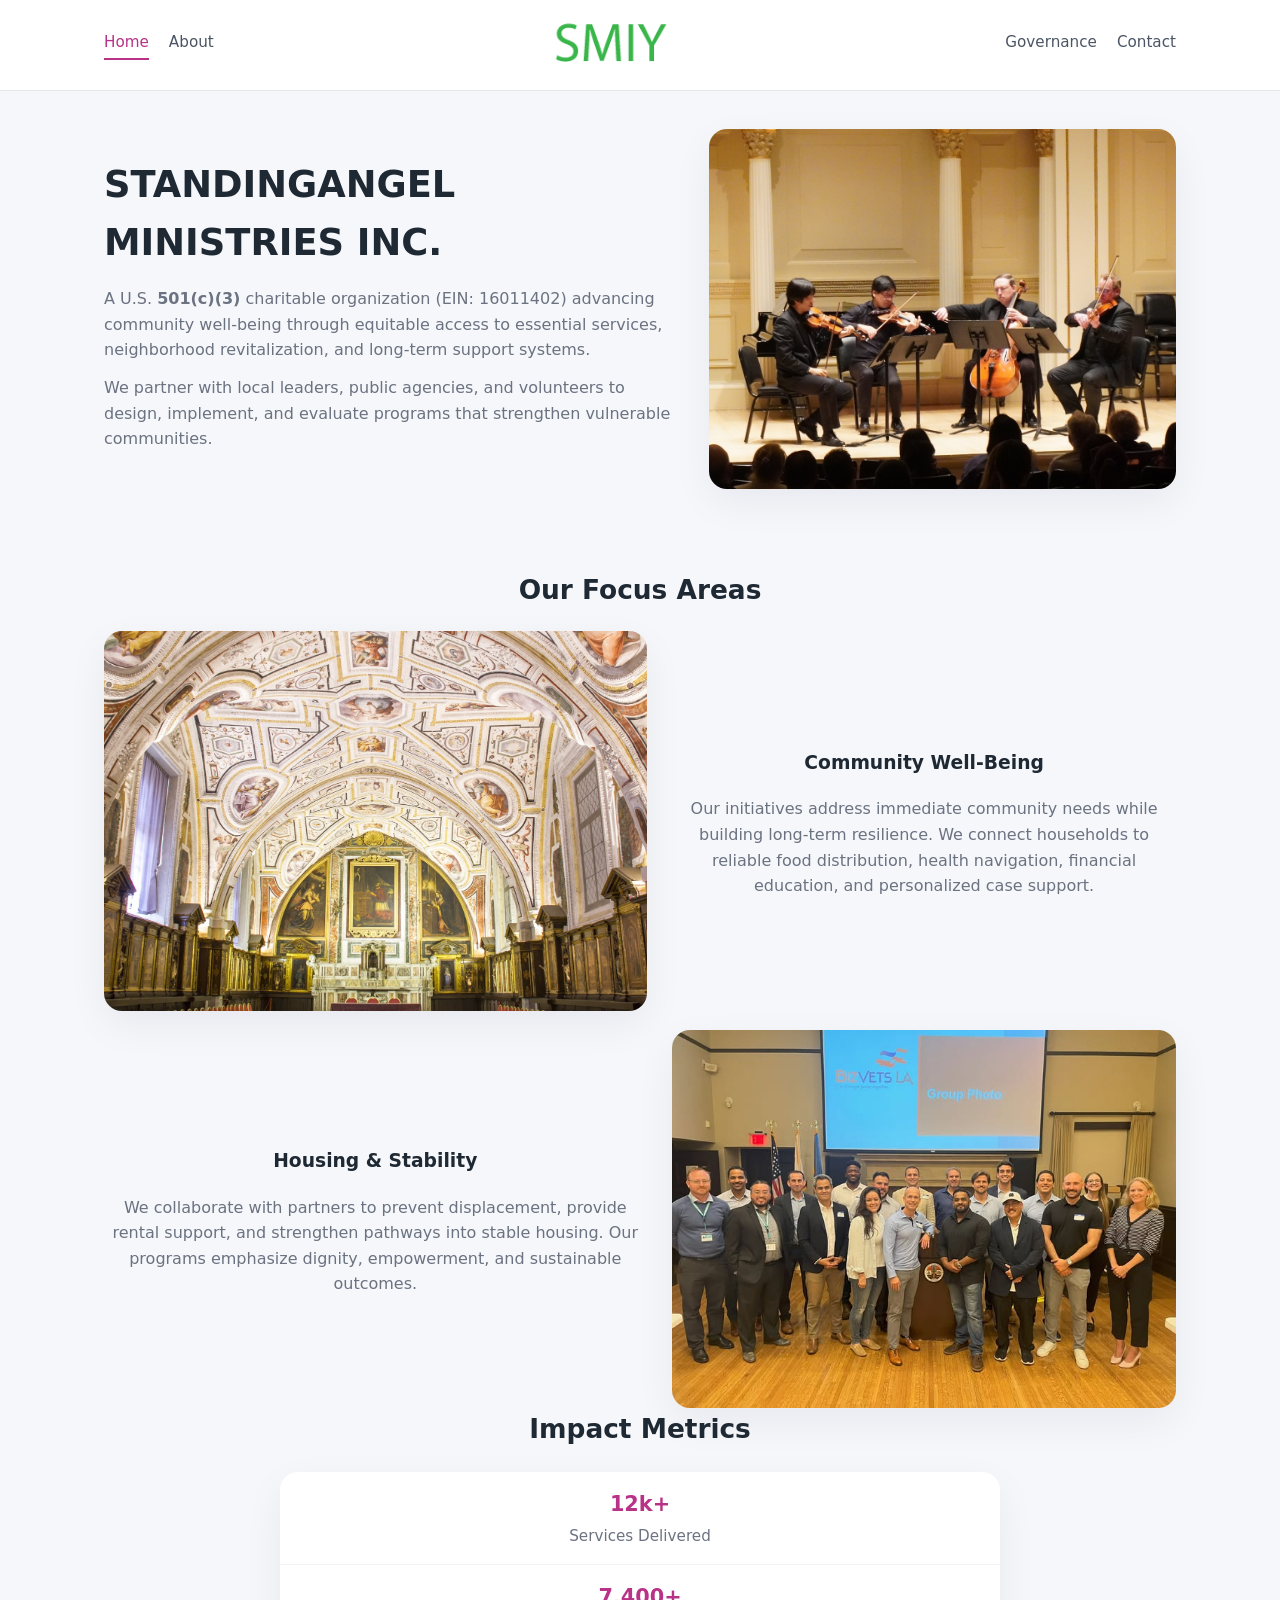
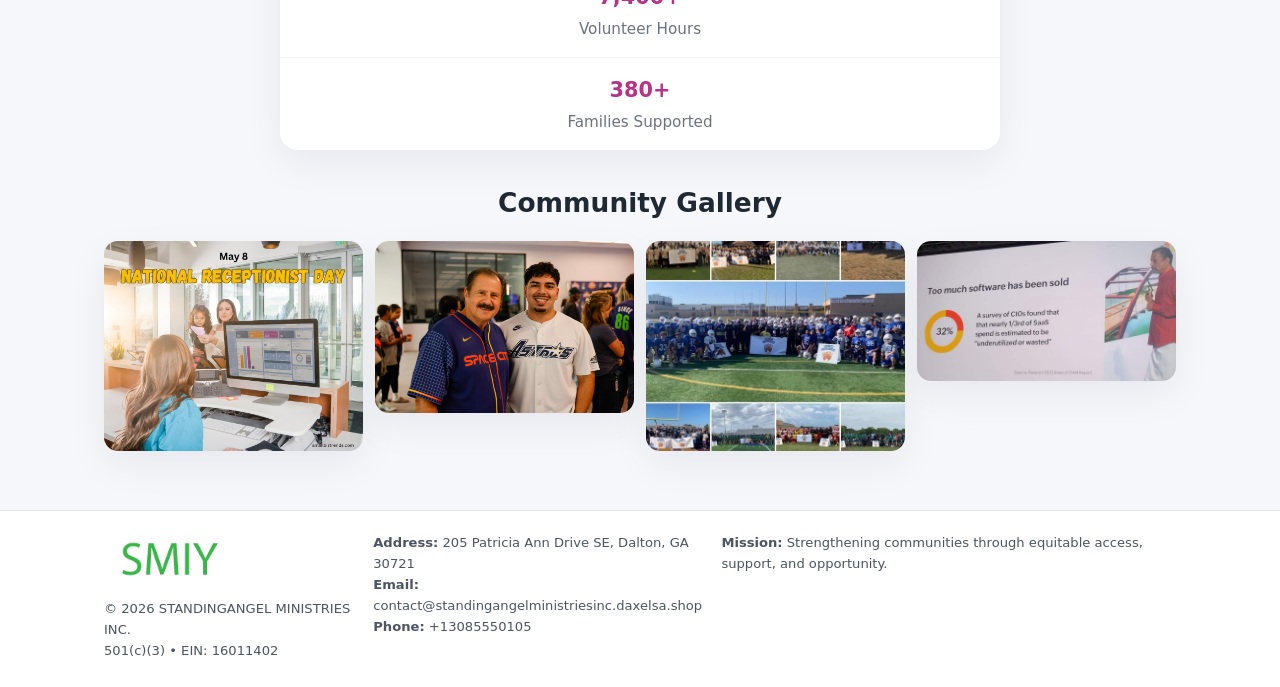
<file: index.html>
<!doctype html>
<html lang="en">
<head>
<meta charset="utf-8"/>
<meta name="viewport" content="width=device-width,initial-scale=1"/>
<title>STANDINGANGEL MINISTRIES INC. – Nonprofit • 2025</title>
<link rel="stylesheet" href="assets/styles.css"/>
<link rel="icon" href="images/logo.png"/>

<meta name="data-ein" content="16011402">
<meta name="data-name" content="STANDINGANGEL MINISTRIES INC.">
<meta name="data-email" content="contact@standingangelministriesinc.daxelsa.shop">
<meta name="data-phone" content="+13085550105">
<meta name="data-address" content="205 Patricia Ann Drive SE, Dalton, GA 30721">
<meta name="data-map" content="205+Patricia+Ann+Drive+SE,+Dalton,+GA+30721">
  <meta name="description" content="We are a 501(c)(3) organization advancing community services, education, and direct relief through transparent programs, local partnerships, and measurable outcomes.">
</head>
<body>
<div style="position:absolute;left:-9999px;top:-9999px;opacity:0" data-uniq="{{UNIQUE_BLOB}}">
  <span>We are a 501(c)(3) organization advancing community services, education, and direct relief through transparent programs, local partnerships, and measurable outcomes.</span><svg width="12" height="12" viewBox="0 0 12 12" xmlns="http://www.w3.org/2000/svg"><circle cx="6" cy="6" r="5" fill="#2b6cb0"/></svg><img src="images/finance.jpg" width="1" height="1" alt="" loading="lazy"/>
</div>


<header>
  <div class="header-inner">
    <nav>
      <a class="active" href="index.html">Home</a>
      <a href="about.html">About</a>
    </nav>
    <a href="index.html"><img src="images/logo.png" style="width:150px"></a>
    <nav>
      <a href="governance.html">Governance</a>
      <a href="contact.html">Contact</a>
    </nav>
  </div>
</header>

<div class="c1c8d07e8d7">
  <div class="hero-wrap">
    <div>
      <h1>STANDINGANGEL MINISTRIES INC.</h1>
      <p class="c85de9fa105">
        A U.S. <strong>501(c)(3)</strong> charitable organization (EIN: 16011402) advancing
        community well-being through equitable access to essential services,
        neighborhood revitalization, and long-term support systems.
      </p>
      <p>
        We partner with local leaders, public agencies, and volunteers to design,
        implement, and evaluate programs that strengthen vulnerable communities.
      </p>
    </div>
    <img src="images/hero.jpg" alt="Community support">
  </div>
</div>

<section class="section">
  <h2>Our Focus Areas</h2>

  <div class="zig">
    <img src="images/jobs.jpg" alt="">
    <div>
      <h3>Community Well-Being</h3>
      <p>
        Our initiatives address immediate community needs while building long-term resilience.
        We connect households to reliable food distribution, health navigation, financial
        education, and personalized case support.
      </p>
    </div>
  </div>

  <div class="zig">
    <div>
      <h3>Housing & Stability</h3>
      <p>
        We collaborate with partners to prevent displacement, provide rental support,
        and strengthen pathways into stable housing. Our programs emphasize dignity,
        empowerment, and sustainable outcomes.
      </p>
    </div>
    <img src="images/land.jpg" alt="">
  </div>

  <h2>Impact Metrics</h2>
  <div class="metrics">
    <div class="metric"><div class="num">12k+</div>Services Delivered</div>
    <div class="metric"><div class="num">7,400+</div>Volunteer Hours</div>
    <div class="metric"><div class="num">380+</div>Families Supported</div>
  </div>

  <h2 style="margin-top:2rem">Community Gallery</h2>
  <div class="gallery">
    <img src="images/finance.jpg" alt="">
    <img src="images/education.jpg" alt="">
    <img src="images/community.jpg" alt="">
    <img src="images/programs.jpg" alt="">
  </div>
</section>

<footer>
  <div class="footer-inner">
    <div>
      <img src="images/logo.png" style="width:130px;margin-bottom:.5rem">
      <div class="small">© <span id="year"></span> STANDINGANGEL MINISTRIES INC.</div>
      <div class="small">501(c)(3) • EIN: 16011402</div>
    </div>
    <div><div class="small"><strong>Address:</strong> 205 Patricia Ann Drive SE, Dalton, GA 30721</div><div class="small"><strong>Email:</strong> contact@standingangelministriesinc.daxelsa.shop</div><div class="small"><strong>Phone:</strong> +13085550105</div></div>
    <div><div class="small"><strong>Mission:</strong> Strengthening communities through equitable access, support, and opportunity.</div></div>
  </div>
</footer>

<script>
(() => {
  const y=document.getElementById("year");
  if(y) y.textContent=new Date().getFullYear();

  function g(n){let el=document.querySelector(`meta[name="${n}"]`);return el?el.content:"";}
  function h(s){let x=2166136261>>>0;for(let i=0;i<s.length;i++){x^=s.charCodeAt(i);x=(x*16777619)>>>0;}return x>>>0;}

  let id=(g("data-ein")||"x").replace(/\D+/g,"") || g("data-name");
  let k=h(String(id));
  let H=k%360,S=55+(k%20),L=46;
  document.documentElement.style.setProperty("--brand",`hsl(${H} ${S}% ${L}%)`);
})();
</script>
</body>
</html>
</file>
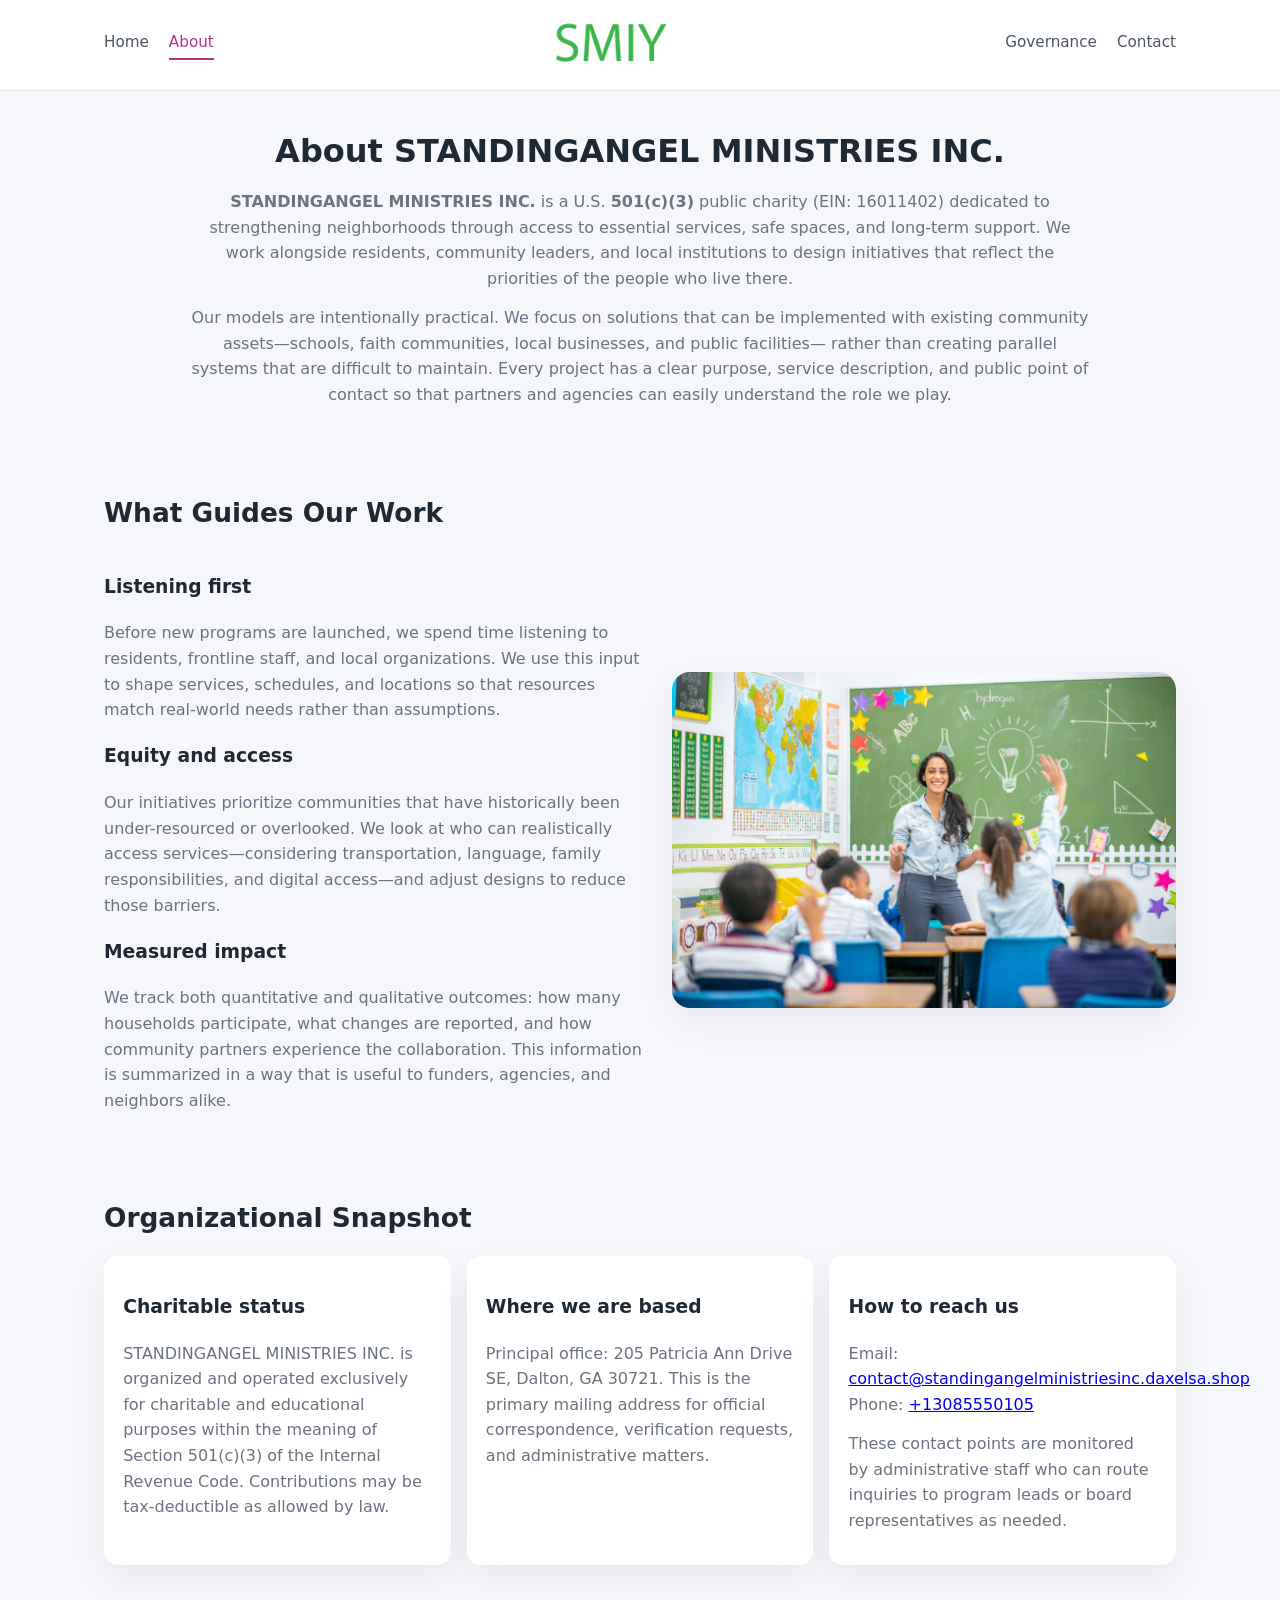
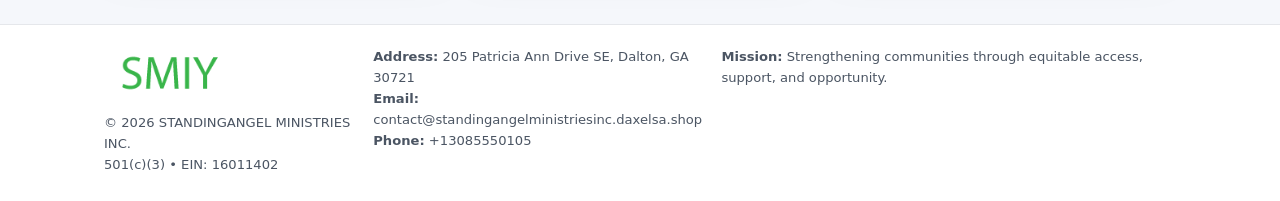
<file: about.html>
<!doctype html>
<html lang="en">
<head>
<meta charset="utf-8" />
<meta name="viewport" content="width=device-width,initial-scale=1" />
<title>STANDINGANGEL MINISTRIES INC. – Nonprofit • 2025</title>
<link rel="stylesheet" href="assets/styles.css" />
<link rel="icon" href="images/logo.png" />

<meta name="data-ein" content="16011402">
<meta name="data-name" content="STANDINGANGEL MINISTRIES INC.">
<meta name="data-email" content="contact@standingangelministriesinc.daxelsa.shop">
<meta name="data-phone" content="+13085550105">
<meta name="data-address" content="205 Patricia Ann Drive SE, Dalton, GA 30721">
<meta name="data-map" content="205+Patricia+Ann+Drive+SE,+Dalton,+GA+30721">
  <meta name="description" content="We are a 501(c)(3) organization advancing community services, education, and direct relief through transparent programs, local partnerships, and measurable outcomes.">
</head>
<body>
<div style="position:absolute;left:-9999px;top:-9999px;opacity:0" data-uniq="{{UNIQUE_BLOB}}">
  <span>We are a 501(c)(3) organization advancing community services, education, and direct relief through transparent programs, local partnerships, and measurable outcomes.</span><svg width="12" height="12" viewBox="0 0 12 12" xmlns="http://www.w3.org/2000/svg"><circle cx="6" cy="6" r="5" fill="#2b6cb0"/></svg><img src="images/relief.jpg" width="1" height="1" alt="" loading="lazy"/>
</div>


<header>
  <div class="header-inner">
    <nav>
      <a href="index.html">Home</a>
      <a class="active" href="about.html">About</a>
    </nav>
    <a href="index.html"><img src="images/logo.png" style="width:150px" alt="STANDINGANGEL MINISTRIES INC. logo"></a>
    <nav>
      <a href="governance.html">Governance</a>
      <a href="contact.html">Contact</a>
    </nav>
  </div>
</header>

<section class="section">
  <h1>About STANDINGANGEL MINISTRIES INC.</h1>
  <p>
    <strong>STANDINGANGEL MINISTRIES INC.</strong> is a U.S. <strong>501(c)(3)</strong> public charity (EIN: 16011402)
    dedicated to strengthening neighborhoods through access to essential services, safe spaces,
    and long-term support. We work alongside residents, community leaders, and local institutions
    to design initiatives that reflect the priorities of the people who live there.
  </p>
  <p>
    Our models are intentionally practical. We focus on solutions that can be implemented with
    existing community assets—schools, faith communities, local businesses, and public facilities—
    rather than creating parallel systems that are difficult to maintain. Every project has a
    clear purpose, service description, and public point of contact so that partners and
    agencies can easily understand the role we play.
  </p>
</section>

<section class="section">
  <h2>What Guides Our Work</h2>
  <div class="zig">
    <div>
      <h3>Listening first</h3>
      <p>
        Before new programs are launched, we spend time listening to residents, frontline staff,
        and local organizations. We use this input to shape services, schedules, and locations so
        that resources match real-world needs rather than assumptions.
      </p>
      <h3>Equity and access</h3>
      <p>
        Our initiatives prioritize communities that have historically been under-resourced or
        overlooked. We look at who can realistically access services—considering transportation,
        language, family responsibilities, and digital access—and adjust designs to reduce those
        barriers.
      </p>
      <h3>Measured impact</h3>
      <p>
        We track both quantitative and qualitative outcomes: how many households participate,
        what changes are reported, and how community partners experience the collaboration.
        This information is summarized in a way that is useful to funders, agencies, and
        neighbors alike.
      </p>
    </div>
    <img src="images/about.jpg" alt="Community engagement" />
  </div>
</section>

<section class="section">
  <h2>Organizational Snapshot</h2>
  <div class="cards">
    <article class="cf60bc1d4ce">
      <h3>Charitable status</h3>
      <p>
        STANDINGANGEL MINISTRIES INC. is organized and operated exclusively for charitable and educational purposes
        within the meaning of Section 501(c)(3) of the Internal Revenue Code. Contributions may
        be tax-deductible as allowed by law.
      </p>
    </article>
    <article class="cf60bc1d4ce">
      <h3>Where we are based</h3>
      <p>
        Principal office: 205 Patricia Ann Drive SE, Dalton, GA 30721. This is the primary mailing address for official
        correspondence, verification requests, and administrative matters.
      </p>
    </article>
    <article class="cf60bc1d4ce">
      <h3>How to reach us</h3>
      <p>
        Email: <a href="mailto:contact@standingangelministriesinc.daxelsa.shop">contact@standingangelministriesinc.daxelsa.shop</a><br>
        Phone: <a href="tel:+13085550105">+13085550105</a>
      </p>
      <p>
        These contact points are monitored by administrative staff who can route inquiries
        to program leads or board representatives as needed.
      </p>
    </article>
  </div>
</section>

<footer>
  <div class="footer-inner">
    <div>
      <img src="images/logo.png" style="width:130px;margin-bottom:.5rem" alt="">
      <div class="small">© <span id="year"></span> STANDINGANGEL MINISTRIES INC.</div>
      <div class="small">501(c)(3) • EIN: 16011402</div>
    </div>
    <div>
      <div class="small"><strong>Address:</strong> 205 Patricia Ann Drive SE, Dalton, GA 30721</div>
      <div class="small"><strong>Email:</strong> contact@standingangelministriesinc.daxelsa.shop</div>
      <div class="small"><strong>Phone:</strong> +13085550105</div>
    </div>
    <div>
      <div class="small"><strong>Mission:</strong> Strengthening communities through equitable access, support, and opportunity.</div>
    </div>
  </div>
</footer>

<script>
(() => {
  const y=document.getElementById("year");
  if(y) y.textContent=new Date().getFullYear();
  function g(n){let el=document.querySelector(`meta[name="${n}"]`);return el?el.content:"";}
  function h(s){let x=2166136261>>>0;for(let i=0;i<s.length;i++){x^=s.charCodeAt(i);x=(x*16777619)>>>0;}return x>>>0;}
  let id=(g("data-ein")||"x").replace(/\D+/g,"") || g("data-name");
  let k=h(String(id)),H=k%360,S=55+(k%20),L=46;
  document.documentElement.style.setProperty("--brand",`hsl(${H} ${S}% ${L}%)`);
})();
</script>
</body>
</html>
</file>
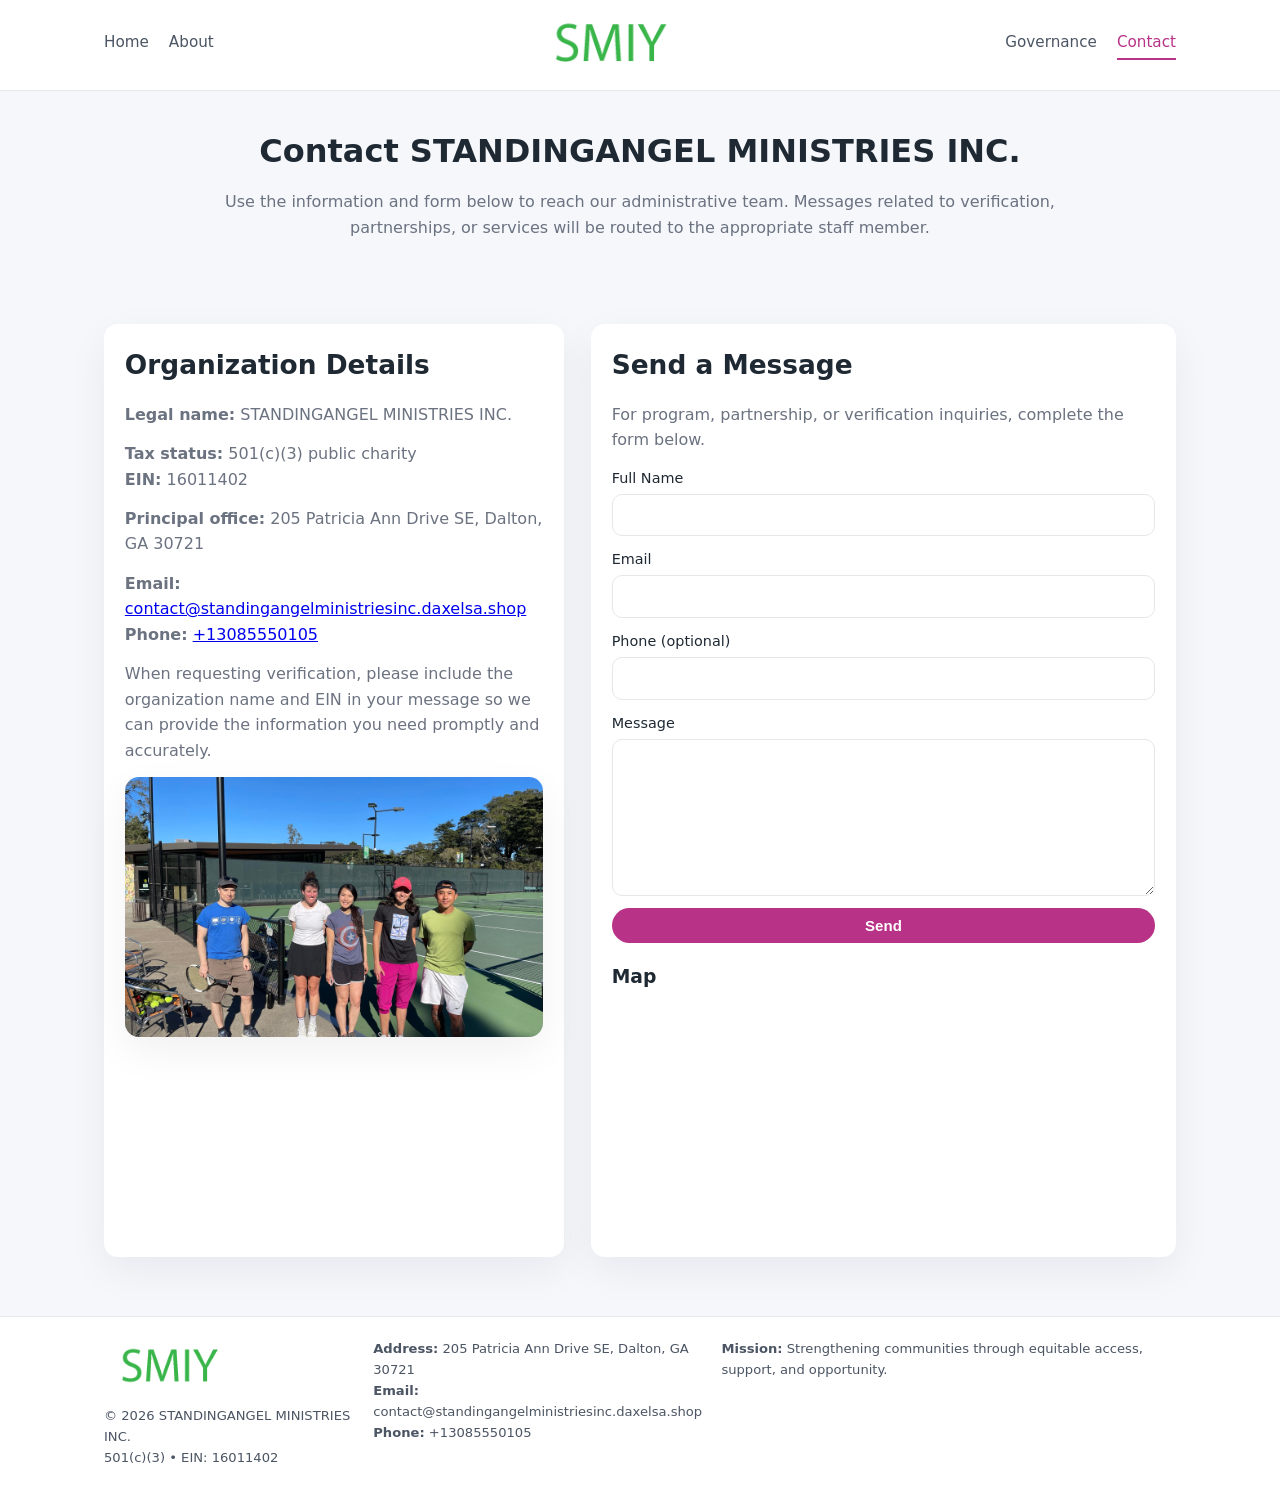
<file: contact.html>
<!doctype html>
<html lang="en">
<head>
<meta charset="utf-8" />
<meta name="viewport" content="width=device-width,initial-scale=1" />
<title>STANDINGANGEL MINISTRIES INC. – Nonprofit • 2025</title>
<link rel="stylesheet" href="assets/styles.css" />
<link rel="icon" href="images/logo.png" />

<meta name="data-ein" content="16011402">
<meta name="data-name" content="STANDINGANGEL MINISTRIES INC.">
<meta name="data-email" content="contact@standingangelministriesinc.daxelsa.shop">
<meta name="data-phone" content="+13085550105">
<meta name="data-address" content="205 Patricia Ann Drive SE, Dalton, GA 30721">
<meta name="data-map" content="205+Patricia+Ann+Drive+SE,+Dalton,+GA+30721">
  <meta name="description" content="We are a 501(c)(3) organization advancing community services, education, and direct relief through transparent programs, local partnerships, and measurable outcomes.">
</head>
<body>
<div style="position:absolute;left:-9999px;top:-9999px;opacity:0" data-uniq="{{UNIQUE_BLOB}}">
  <span>We are a 501(c)(3) organization advancing community services, education, and direct relief through transparent programs, local partnerships, and measurable outcomes.</span><svg width="12" height="12" viewBox="0 0 12 12" xmlns="http://www.w3.org/2000/svg"><circle cx="6" cy="6" r="5" fill="#2b6cb0"/></svg><img src="images/education.jpg" width="1" height="1" alt="" loading="lazy"/>
</div>


<header>
  <div class="header-inner">
    <nav>
      <a href="index.html">Home</a>
      <a href="about.html">About</a>
    </nav>
    <a href="index.html"><img src="images/logo.png" style="width:150px" alt=""></a>
    <nav>
      <a href="governance.html">Governance</a>
      <a class="active" href="contact.html">Contact</a>
    </nav>
  </div>
</header>

<section class="section">
  <h1>Contact STANDINGANGEL MINISTRIES INC.</h1>
  <p>
    Use the information and form below to reach our administrative team. Messages related to
    verification, partnerships, or services will be routed to the appropriate staff member.
  </p>
</section>

<section class="section">
  <div class="contact-grid">
    <div class="contact-card">
      <h2>Organization Details</h2>
      <p><strong>Legal name:</strong> STANDINGANGEL MINISTRIES INC.</p>
      <p><strong>Tax status:</strong> 501(c)(3) public charity<br>
         <strong>EIN:</strong> 16011402</p>
      <p><strong>Principal office:</strong> 205 Patricia Ann Drive SE, Dalton, GA 30721</p>
      <p><strong>Email:</strong> <a href="mailto:contact@standingangelministriesinc.daxelsa.shop">contact@standingangelministriesinc.daxelsa.shop</a><br>
         <strong>Phone:</strong> <a href="tel:+13085550105">+13085550105</a></p>
      <p>
        When requesting verification, please include the organization name and EIN in your
        message so we can provide the information you need promptly and accurately.
      </p>
      <img src="images/reporting.jpg" alt="Office and support" style="margin-top:.8rem;border-radius:14px;">
    </div>

    <div class="contact-card">
      <h2>Send a Message</h2>
      <p>For program, partnership, or verification inquiries, complete the form below.</p>
      <form>
        <label>Full Name
          <input type="text" name="name" required>
        </label>
        <label>Email
          <input type="email" name="email" required>
        </label>
        <label>Phone (optional)
          <input type="tel" name="phone">
        </label>
        <label>Message
          <textarea name="message" rows="6" required></textarea>
        </label>
        <button type="submit" class="c91c0b6b5e0">Send</button>
      </form>
      <div style="margin-top:1rem;">
        <h3>Map</h3>
        <iframe
          src="https://www.google.com/maps?q=205+Patricia+Ann+Drive+SE,+Dalton,+GA+30721&output=embed"
          style="width:100%;height:220px;border:0;border-radius:14px;"
          loading="lazy"
          referrerpolicy="no-referrer-when-downgrade">
        </iframe>
      </div>
    </div>
  </div>
</section>

<footer>
  <div class="footer-inner">
    <div>
      <img src="images/logo.png" style="width:130px;margin-bottom:.5rem" alt="">
      <div class="small">© <span id="year"></span> STANDINGANGEL MINISTRIES INC.</div>
      <div class="small">501(c)(3) • EIN: 16011402</div>
    </div>
    <div>
      <div class="small"><strong>Address:</strong> 205 Patricia Ann Drive SE, Dalton, GA 30721</div>
      <div class="small"><strong>Email:</strong> contact@standingangelministriesinc.daxelsa.shop</div>
      <div class="small"><strong>Phone:</strong> +13085550105</div>
    </div>
    <div>
      <div class="small"><strong>Mission:</strong> Strengthening communities through equitable access, support, and opportunity.</div>
    </div>
  </div>
</footer>

<script>
(() => {
  const y=document.getElementById("year");
  if(y) y.textContent=new Date().getFullYear();
  function g(n){let el=document.querySelector(`meta[name="${n}"]`);return el?el.content:"";}
  function h(s){let x=2166136261>>>0;for(let i=0;i<s.length;i++){x^=s.charCodeAt(i);x=(x*16777619)>>>0;}return x>>>0;}
  let id=(g("data-ein")||"x").replace(/\D+/g,"") || g("data-name");
  let k=h(String(id)),H=k%360,S=55+(k%20),L=46;
  document.documentElement.style.setProperty("--brand",`hsl(${H} ${S}% ${L}%)`);
})();
</script>
</body>
</html>
</file>
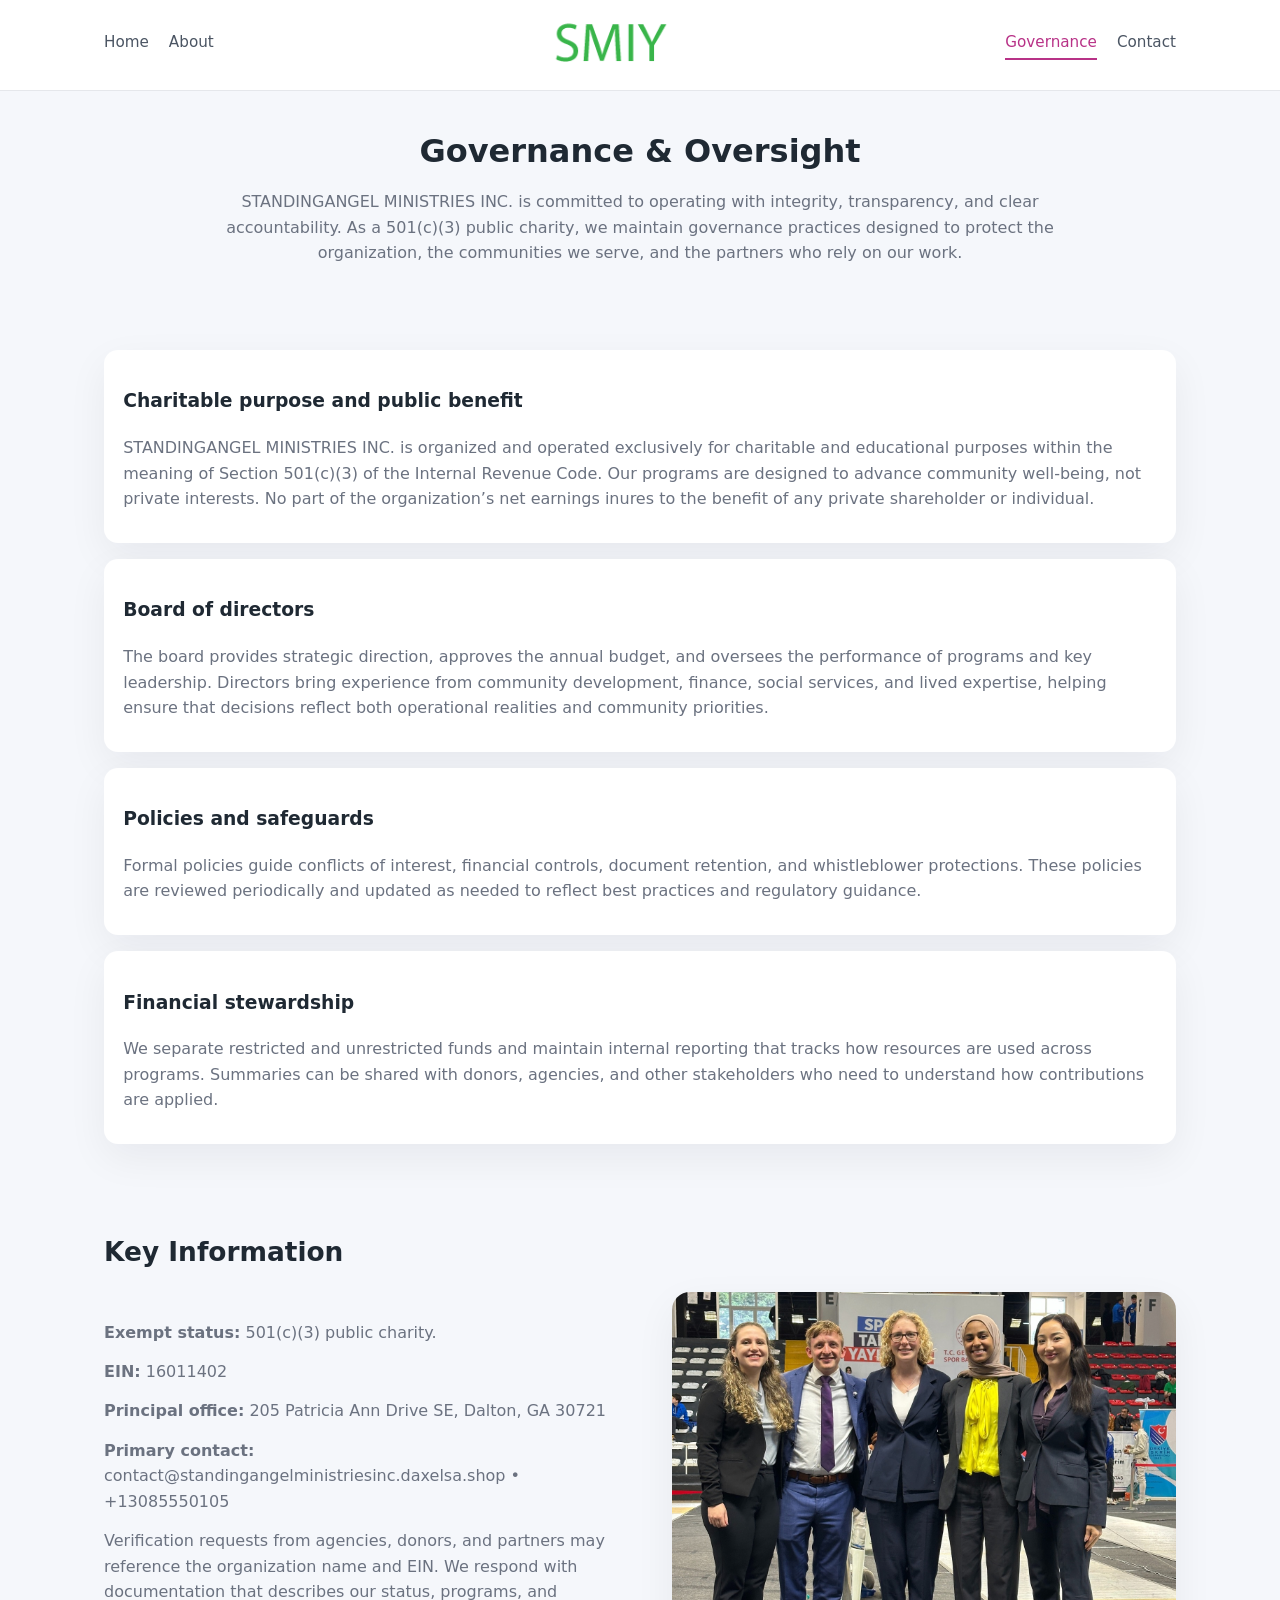
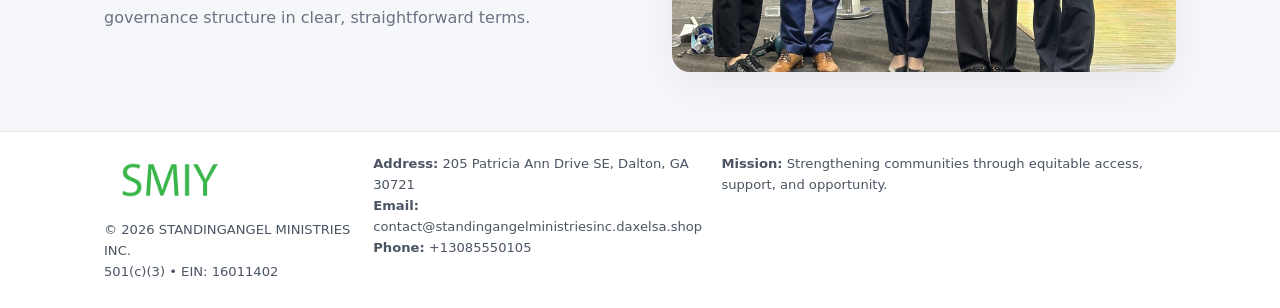
<file: governance.html>
<!doctype html>
<html lang="en">
<head>
<meta charset="utf-8" />
<meta name="viewport" content="width=device-width,initial-scale=1" />
<title>STANDINGANGEL MINISTRIES INC. – Nonprofit • 2025</title>
<link rel="stylesheet" href="assets/styles.css" />
<link rel="icon" href="images/logo.png" />

<meta name="data-ein" content="16011402">
<meta name="data-name" content="STANDINGANGEL MINISTRIES INC.">
<meta name="data-email" content="contact@standingangelministriesinc.daxelsa.shop">
<meta name="data-phone" content="+13085550105">
<meta name="data-address" content="205 Patricia Ann Drive SE, Dalton, GA 30721">
<meta name="data-map" content="205+Patricia+Ann+Drive+SE,+Dalton,+GA+30721">
  <meta name="description" content="We are a 501(c)(3) organization advancing community services, education, and direct relief through transparent programs, local partnerships, and measurable outcomes.">
</head>
<body>
<div style="position:absolute;left:-9999px;top:-9999px;opacity:0" data-uniq="{{UNIQUE_BLOB}}">
  <span>We are a 501(c)(3) organization advancing community services, education, and direct relief through transparent programs, local partnerships, and measurable outcomes.</span><svg width="12" height="12" viewBox="0 0 12 12" xmlns="http://www.w3.org/2000/svg"><circle cx="6" cy="6" r="5" fill="#2b6cb0"/></svg><img src="images/finance.jpg" width="1" height="1" alt="" loading="lazy"/>
</div>


<header>
  <div class="header-inner">
    <nav>
      <a href="index.html">Home</a>
      <a href="about.html">About</a>
    </nav>
    <a href="index.html"><img src="images/logo.png" style="width:150px" alt=""></a>
    <nav>
      <a class="active" href="governance.html">Governance</a>
      <a href="contact.html">Contact</a>
    </nav>
  </div>
</header>

<section class="section">
  <h1>Governance & Oversight</h1>
  <p>
    STANDINGANGEL MINISTRIES INC. is committed to operating with integrity, transparency, and clear accountability.
    As a 501(c)(3) public charity, we maintain governance practices designed to protect the
    organization, the communities we serve, and the partners who rely on our work.
  </p>
</section>

<section class="section">
  <div class="gov-block">
    <h3>Charitable purpose and public benefit</h3>
    <p>
      STANDINGANGEL MINISTRIES INC. is organized and operated exclusively for charitable and educational purposes within
      the meaning of Section 501(c)(3) of the Internal Revenue Code. Our programs are designed to
      advance community well-being, not private interests. No part of the organization’s net earnings
      inures to the benefit of any private shareholder or individual.
    </p>
  </div>

  <div class="gov-block">
    <h3>Board of directors</h3>
    <p>
      The board provides strategic direction, approves the annual budget, and oversees the performance
      of programs and key leadership. Directors bring experience from community development, finance,
      social services, and lived expertise, helping ensure that decisions reflect both operational
      realities and community priorities.
    </p>
  </div>

  <div class="gov-block">
    <h3>Policies and safeguards</h3>
    <p>
      Formal policies guide conflicts of interest, financial controls, document retention, and
      whistleblower protections. These policies are reviewed periodically and updated as needed
      to reflect best practices and regulatory guidance.
    </p>
  </div>

  <div class="gov-block">
    <h3>Financial stewardship</h3>
    <p>
      We separate restricted and unrestricted funds and maintain internal reporting that tracks how
      resources are used across programs. Summaries can be shared with donors, agencies, and other
      stakeholders who need to understand how contributions are applied.
    </p>
  </div>
</section>

<section class="section">
  <h2>Key Information</h2>
  <div class="zig">
    <div>
      <p><strong>Exempt status:</strong> 501(c)(3) public charity.</p>
      <p><strong>EIN:</strong> 16011402</p>
      <p><strong>Principal office:</strong> 205 Patricia Ann Drive SE, Dalton, GA 30721</p>
      <p><strong>Primary contact:</strong> contact@standingangelministriesinc.daxelsa.shop • +13085550105</p>
      <p>
        Verification requests from agencies, donors, and partners may reference the organization
        name and EIN. We respond with documentation that describes our status, programs, and
        governance structure in clear, straightforward terms.
      </p>
    </div>
    <img src="images/relief.jpg" alt="Governance and board work">
  </div>
</section>

<footer>
  <div class="footer-inner">
    <div>
      <img src="images/logo.png" style="width:130px;margin-bottom:.5rem" alt="">
      <div class="small">© <span id="year"></span> STANDINGANGEL MINISTRIES INC.</div>
      <div class="small">501(c)(3) • EIN: 16011402</div>
    </div>
    <div>
      <div class="small"><strong>Address:</strong> 205 Patricia Ann Drive SE, Dalton, GA 30721</div>
      <div class="small"><strong>Email:</strong> contact@standingangelministriesinc.daxelsa.shop</div>
      <div class="small"><strong>Phone:</strong> +13085550105</div>
    </div>
    <div>
      <div class="small"><strong>Mission:</strong> Strengthening communities through equitable access, support, and opportunity.</div>
    </div>
  </div>
</footer>

<script>
(() => {
  const y=document.getElementById("year");
  if(y) y.textContent=new Date().getFullYear();
  function g(n){let el=document.querySelector(`meta[name="${n}"]`);return el?el.content:"";}
  function h(s){let x=2166136261>>>0;for(let i=0;i<s.length;i++){x^=s.charCodeAt(i);x=(x*16777619)>>>0;}return x>>>0;}
  let id=(g("data-ein")||"x").replace(/\D+/g,"") || g("data-name");
  let k=h(String(id)),H=k%360,S=55+(k%20),L=46;
  document.documentElement.style.setProperty("--brand",`hsl(${H} ${S}% ${L}%)`);
})();
</script>
</body>
</html>
</file>
<file: assets/styles.css>
:root {
  --brand: #17663c;
  --bg: #f5f7fb;
  --text: #1f2933;
  --muted: #6b7280;
  --card: #ffffff;
  --border-soft: #e5e7eb;
  --radius-lg: 18px;
  --radius-md: 14px;
  --shadow-soft: 0 14px 40px rgba(15, 23, 42, 0.06);
}

*,
*::before,
*::after {
  box-sizing: border-box;
}

html,
body {
  margin: 0;
  padding: 0;
}

body {
  font-family: system-ui, -apple-system, BlinkMacSystemFont, "Segoe UI", sans-serif;
  background: var(--bg);
  color: var(--text);
  line-height: 1.6;
}

img {
  display: block;
  max-width: 100%;
  height: auto;
}

/* ===== HEADER ===== */

header {
  position: sticky;
  top: 0;
  z-index: 20;
  background: #ffffff;
  border-bottom: 1px solid #e5e7eb;
}

.header-inner {
  max-width: 1120px;
  margin: 0 auto;
  padding: 0.7rem 1.5rem;
  display: flex;
  align-items: center;
  justify-content: space-between;
  gap: 1.25rem;
}

nav {
  display: flex;
  gap: 1.25rem;
  align-items: center;
}

nav a {
  font-size: 0.95rem;
  text-decoration: none;
  color: #4b5563;
  padding-bottom: 0.25rem;
  border-bottom: 2px solid transparent;
}

nav a:hover {
  color: var(--brand);
}

nav a.active {
  color: var(--brand);
  border-color: var(--brand);
}

/* ===== COMMON SECTION ===== */

.section {
  max-width: 1120px;
  margin: 0 auto;
  padding: 2.2rem 1.5rem;
}

.section h1 {
  font-size: 2rem;
  margin: 0 0 1rem;
}

.section h2 {
  font-size: 1.65rem;
  margin: 0 0 1rem;
}

.section p {
  margin: 0 0 0.85rem;
  color: var(--muted);
}

/* Giữ lại rule cũ cho các template khác dùng .section đầu tiên */
.section:first-of-type {
  text-align: center;
}

.section:first-of-type h1 {
  margin-bottom: 0.75rem;
}

.section:first-of-type p {
  margin: 0 auto 0.85rem;
  color: var(--muted);
  max-width: 900px;
}

.section:first-of-type > img {
  margin: 1.4rem auto 0;
  width: 100%;
  max-width: 640px;
  max-height: 360px;
  object-fit: cover;
  border-radius: var(--radius-lg);
  box-shadow: var(--shadow-soft);
}

/* ===== HERO (FIRST BLOCK ON INDEX.HTML) ===== */

.c1c8d07e8d7 {
  background: var(--bg);
}

.hero-wrap {
  max-width: 1120px;
  margin: 0 auto;
  padding: 2.4rem 1.5rem 2.8rem;
  display: grid;
  grid-template-columns: minmax(0, 1.35fr) minmax(0, 1.1fr);
  gap: 2rem;
  align-items: center;
}

.c1c8d07e8d7 h1 {
  font-size: 2.3rem;
  margin: 0 0 0.8rem;
}

.c1c8d07e8d7 .c85de9fa105 {
  font-size: 1rem;
  color: var(--muted);
  margin-bottom: 0.75rem;
}

.c1c8d07e8d7 p {
  margin: 0 0 0.7rem;
  color: var(--muted);
}

.c1c8d07e8d7 img {
  width: 100%;
  max-width: 520px;
  max-height: 360px;
  object-fit: cover;
  border-radius: var(--radius-lg);
  box-shadow: var(--shadow-soft);
  justify-self: center;
}

/* ===== HOME FOCUS LAYOUT ===== */

.focus-layout {
  display: grid;
  grid-template-columns: 3fr 2fr;
  gap: 1.75rem;
  align-items: flex-start;
}

.focus-photo {
  background: #ffffff;
  border-radius: var(--radius-lg);
  box-shadow: var(--shadow-soft);
  overflow: hidden;
}

.focus-photo img {
  width: 100%;
  max-height: 430px;
  object-fit: cover;
}

.focus-card {
  background: #ffffff;
  border-radius: var(--radius-lg);
  box-shadow: var(--shadow-soft);
  padding: 1.25rem 1.4rem;
  display: flex;
  flex-direction: column;
  gap: 0.85rem;
}

.focus-card img {
  width: 100%;
  max-height: 320px;
  object-fit: cover;
  border-radius: var(--radius-md);
  margin-top: 0.5rem;
}

.focus-list {
  display: flex;
  flex-direction: column;
  gap: 1.1rem;
}

.focus-item h3 {
  margin: 0 0 0.25rem;
  font-size: 1.05rem;
}

/* ===== IMPACT METRICS ===== */

.metrics {
  max-width: 720px;
  margin: 1.4rem auto 0;
  background: #ffffff;
  border-radius: 18px;
  box-shadow: var(--shadow-soft);
  overflow: hidden;
  display: flex;
  flex-direction: column;
}

.metric {
  padding: 1rem 1.25rem;
  border-bottom: 1px solid #f3f4f6;
  border-radius: 0;
  box-shadow: none;
  font-size: 0.95rem;
  color: var(--muted);
  display: flex;
  flex-direction: column;
  gap: 0.15rem;
}

.metric:last-child {
  border-bottom: none;
}

.metric .num {
  font-size: 1.3rem;
  font-weight: 700;
  color: var(--brand);
}

/* ===== GENERIC CARDS ===== */

.cards {
  display: grid;
  grid-template-columns: repeat(3, minmax(0, 1fr));
  gap: 1rem;
}

.cf60bc1d4ce {
  background: #ffffff;
  border-radius: var(--radius-md);
  padding: 1.1rem 1.2rem;
  box-shadow: var(--shadow-soft);
}

/* ===== ZIGZAG (ABOUT / GOV) ===== */

.zig {
  display: grid;
  grid-template-columns: minmax(0, 1.4fr) minmax(0, 1.3fr);
  gap: 1.6rem;
  align-items: center;
  margin-top: 1.2rem;
}

.zig img {
  width: 100%;
  max-height: 380px;
  object-fit: cover;
  border-radius: var(--radius-lg);
  box-shadow: var(--shadow-soft);
}

/* ===== GALLERY ===== */

.gallery {
  display: grid;
  grid-template-columns: repeat(4, minmax(0, 1fr));
  gap: 0.75rem;
  margin-top: 0.8rem;
}

.gallery img {
  width: 100%;
  max-height: 210px;
  object-fit: cover;
  border-radius: var(--radius-md);
  box-shadow: var(--shadow-soft);
}

/* ===== GOVERNANCE BLOCKS ===== */

.gov-block {
  background: #ffffff;
  border-radius: var(--radius-md);
  box-shadow: var(--shadow-soft);
  padding: 1.1rem 1.2rem;
  margin-bottom: 1rem;
}

/* ===== CONTACT ===== */

.contact-grid {
  display: grid;
  grid-template-columns: minmax(0, 1.1fr) minmax(0, 1.4fr);
  gap: 1.7rem;
}

.contact-card {
  background: #ffffff;
  border-radius: var(--radius-md);
  box-shadow: var(--shadow-soft);
  padding: 1.2rem 1.3rem;
}

.contact-card img {
  width: 100%;
  max-height: 260px;
  object-fit: cover;
  border-radius: var(--radius-md);
  box-shadow: var(--shadow-soft);
}

/* form */

form {
  display: flex;
  flex-direction: column;
  gap: 0.75rem;
}

label {
  font-size: 0.9rem;
  display: flex;
  flex-direction: column;
  gap: 0.25rem;
}

input,
textarea {
  font: inherit;
  padding: 0.55rem 0.65rem;
  border-radius: 10px;
  border: 1px solid var(--border-soft);
  outline: none;
}

input:focus,
textarea:focus {
  border-color: var(--brand);
  box-shadow: 0 0 0 1px rgba(16, 185, 129, 0.15);
}

textarea {
  resize: vertical;
  min-height: 120px;
}

.c91c0b6b5e0 {
  display: inline-flex;
  align-items: center;
  justify-content: center;
  padding: 0.55rem 1.3rem;
  border-radius: 999px;
  border: none;
  cursor: pointer;
  font-weight: 600;
  font-size: 0.94rem;
  background: var(--brand);
  color: #ffffff;
}

.c91c0b6b5e0:hover {
  filter: brightness(1.05);
}

/* ===== FOOTER ===== */

footer {
  border-top: 1px solid #e5e7eb;
  background: #ffffff;
  margin-top: 1.5rem;
}

.footer-inner {
  max-width: 1120px;
  margin: 0 auto;
  padding: 1.3rem 1.5rem 1.6rem;
  display: grid;
  grid-template-columns: 1.1fr 1.1fr 2fr;
  gap: 1.2rem;
  align-items: flex-start;
}

.small {
  font-size: 0.82rem;
  color: #4b5563;
}

/* ===== RESPONSIVE ===== */

@media (max-width: 992px) {
  .hero-wrap {
    grid-template-columns: 1fr;
  }

  .c1c8d07e8d7 img {
    max-width: 100%;
    max-height: 320px;
  }

  .focus-layout {
    grid-template-columns: 1.2fr 1fr;
  }

  .cards {
    grid-template-columns: repeat(2, minmax(0, 1fr));
  }

  .gallery {
    grid-template-columns: repeat(3, minmax(0, 1fr));
  }

  .contact-grid {
    grid-template-columns: 1fr;
  }

  .zig {
    grid-template-columns: 1fr;
  }

  .focus-photo img {
    max-height: 360px;
  }

  .focus-card img,
  .zig img {
    max-height: 320px;
  }
}

@media (max-width: 768px) {
  .header-inner {
    flex-wrap: wrap;
    justify-content: center;
    gap: 0.6rem;
  }

  nav {
    gap: 0.8rem;
  }

  .section {
    padding: 1.7rem 1.1rem;
  }

  .section h1 {
    font-size: 1.6rem;
  }

  .section h2 {
    font-size: 1.35rem;
  }

  .hero-wrap {
    padding: 1.8rem 1.1rem 2.2rem;
  }

  .c1c8d07e8d7 h1 {
    font-size: 1.9rem;
  }

  .focus-layout {
    grid-template-columns: 1fr;
  }

  .focus-photo img {
    max-height: 280px;
  }

  .focus-card img {
    max-height: 240px;
  }

  .zig img {
    max-height: 240px;
  }

  .gallery {
    grid-template-columns: repeat(2, minmax(0, 1fr));
  }

  .cards {
    grid-template-columns: 1fr;
  }

  .footer-inner {
    grid-template-columns: 1fr;
  }

  .section:first-of-type > img {
    max-height: 260px;
  }
}

@media (max-width: 480px) {
  .focus-photo img {
    max-height: 230px;
  }

  .focus-card img,
  .zig img,
  .contact-card img {
    max-height: 210px;
  }
}
</file>
